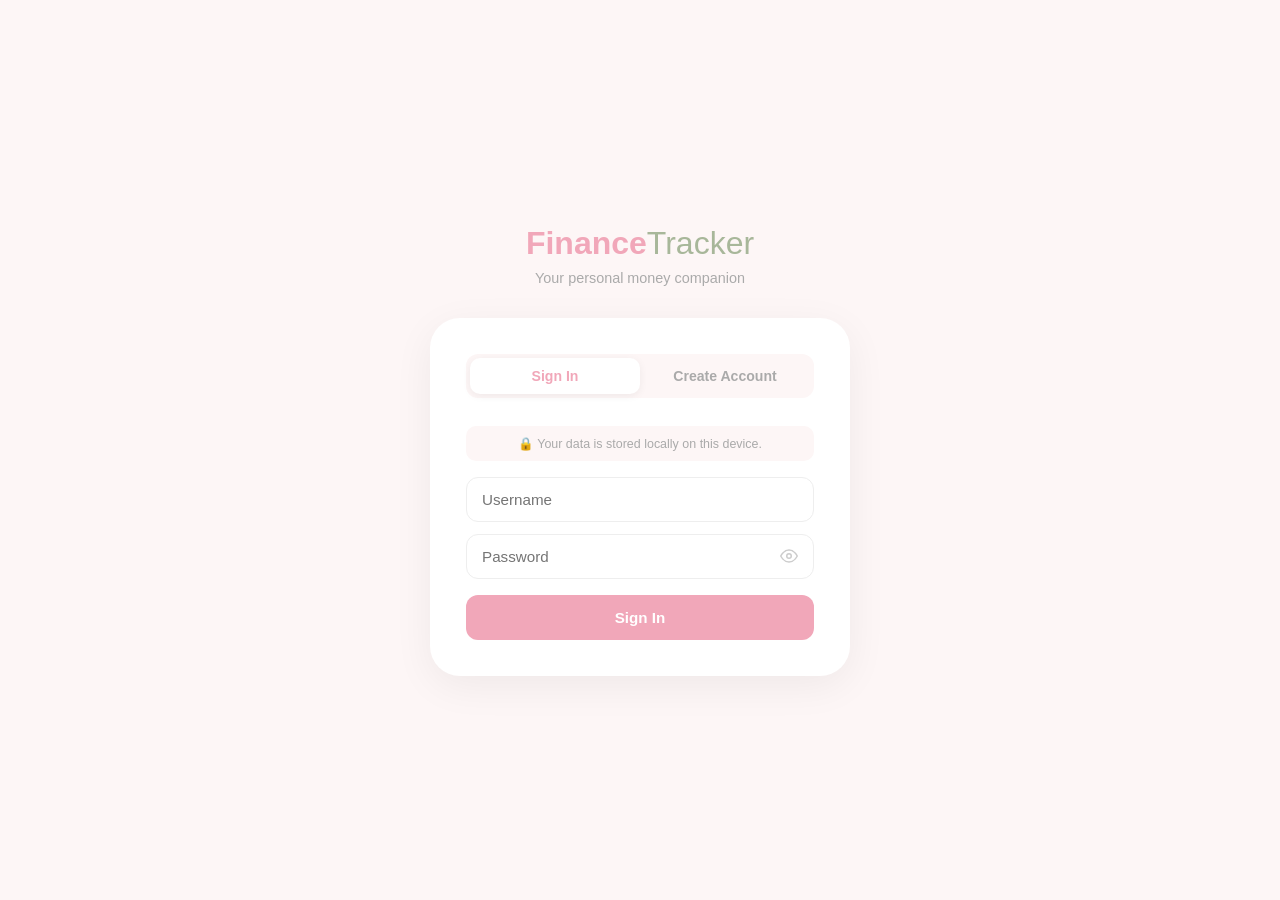
<file: auth.html>
<!DOCTYPE html>
<html lang="en">
<head>
    <meta charset="UTF-8">
    <meta name="viewport" content="width=device-width, initial-scale=1.0">
    <title>Finance Tracker - Sign In</title>
    <link rel="stylesheet" href="style.css">
    <style>
        body { display: flex; justify-content: center; align-items: center; min-height: 100vh; background: #fdf6f6; margin: 0; }
        .auth-wrapper { width: 100%; max-width: 420px; padding: 20px; }
        .auth-logo { text-align: center; margin-bottom: 32px; }
        .auth-logo h1 { font-size: 2rem; color: #f1a7b9; margin: 0; }
        .auth-logo h1 span { color: #a8b79a; font-weight: 300; }
        .auth-logo p { color: #aaa; margin: 8px 0 0; font-size: 0.9rem; }
        .auth-card { background: white; border-radius: 30px; padding: 36px; box-shadow: 0 10px 40px rgba(0,0,0,0.06); }
        .auth-card h2 { margin: 0 0 8px; color: #333; font-size: 1.4rem; }
        .auth-card .subtitle { color: #aaa; font-size: 0.88rem; margin-bottom: 28px; }
        .auth-card input { border-radius: 12px; border: 1.5px solid #eee; padding: 13px 15px; width: 100%; box-sizing: border-box; margin-bottom: 12px; font-size: 0.95rem; font-family: inherit; transition: border-color 0.2s; outline: none; }
        .auth-card input:focus { border-color: #f1a7b9; }
        .auth-card .btn-primary { background: #f1a7b9; color: white; border: none; border-radius: 12px; padding: 14px; width: 100%; font-size: 0.95rem; font-weight: bold; cursor: pointer; margin-top: 4px; transition: background 0.2s; }
        .auth-card .btn-primary:hover { background: #e891a8; }
        .auth-card .btn-primary:disabled { background: #ecc9d3; cursor: not-allowed; }
        .auth-switch { text-align: center; margin-top: 20px; font-size: 0.88rem; color: #aaa; }
        .auth-switch a { color: #f1a7b9; text-decoration: none; font-weight: bold; cursor: pointer; }
        .error-msg { background: #fff0f3; color: #c0394e; border-radius: 10px; padding: 11px 14px; font-size: 0.85rem; margin-bottom: 14px; display: none; }
        .success-msg { background: #f0f7ee; color: #5a8a48; border-radius: 10px; padding: 11px 14px; font-size: 0.85rem; margin-bottom: 14px; display: none; }
        .step { display: none; }
        .step.active { display: block; }
        .password-hint { font-size: 0.78rem; color: #bbb; margin-top: -6px; margin-bottom: 12px; }
        .mode-tabs { display: flex; gap: 0; margin-bottom: 28px; background: #fdf6f6; border-radius: 12px; padding: 4px; }
        .mode-tab { flex: 1; padding: 10px; text-align: center; border-radius: 10px; font-weight: bold; font-size: 0.88rem; cursor: pointer; color: #aaa; transition: all 0.2s; user-select: none; }
        .mode-tab.active { background: white; color: #f1a7b9; box-shadow: 0 2px 8px rgba(0,0,0,0.06); }
        .password-wrapper { position: relative; margin-bottom: 12px; display: block; }
        .password-wrapper input { margin-bottom: 0 !important; padding-right: 46px !important; }
        .password-toggle { position: absolute; right: 12px; top: 50%; transform: translateY(-50%); background: none; border: none; padding: 4px; width: auto; cursor: pointer; color: #ccc; line-height: 0; transition: color 0.2s; display: flex; align-items: center; justify-content: center; }
        .password-toggle:hover { color: #f1a7b9; }
        .password-toggle svg { width: 18px; height: 18px; stroke: currentColor; fill: none; stroke-width: 2; stroke-linecap: round; stroke-linejoin: round; }
        .local-notice { background: #fdf6f6; border-radius: 10px; padding: 10px 14px; font-size: 0.78rem; color: #aaa; margin-bottom: 16px; text-align: center; }
    </style>
</head>
<body>
    <div class="auth-wrapper">
        <div class="auth-logo">
            <h1>Finance<span>Tracker</span></h1>
            <p>Your personal money companion</p>
        </div>

        <div class="auth-card">
            <div class="mode-tabs" id="mode-tabs">
                <div class="mode-tab active" onclick="switchMode('login')">Sign In</div>
                <div class="mode-tab" onclick="switchMode('register')">Create Account</div>
            </div>

            <div id="error-msg" class="error-msg"></div>
            <div id="success-msg" class="success-msg"></div>

            <!-- LOGIN -->
            <div id="login-flow">
                <div class="step active" id="login-step">
                    <div class="local-notice">🔒 Your data is stored locally on this device.</div>
                    <input type="text" id="login-username" placeholder="Username" autocomplete="username">
                    <div class="password-wrapper">
                        <input type="password" id="login-password" placeholder="Password" autocomplete="current-password">
                        <button type="button" class="password-toggle" onclick="togglePassword('login-password', this)"><svg viewBox="0 0 24 24"><path d="M1 12s4-8 11-8 11 8 11 8-4 8-11 8-11-8-11-8z"/><circle cx="12" cy="12" r="3"/></svg></button>
                    </div>
                    <button class="btn-primary" onclick="doLogin()">Sign In</button>
                </div>
            </div>

            <!-- REGISTER -->
            <div id="register-flow" style="display:none;">
                <div class="step active" id="reg-step">
                    <h2>Create your account</h2>
                    <p class="subtitle">All data is saved locally on this device.</p>
                    <input type="text" id="reg-username" placeholder="Username (e.g. Sarah)" autocomplete="username">
                    <div class="password-wrapper">
                        <input type="password" id="reg-password" placeholder="Password" autocomplete="new-password">
                        <button type="button" class="password-toggle" onclick="togglePassword('reg-password', this)"><svg viewBox="0 0 24 24"><path d="M1 12s4-8 11-8 11 8 11 8-4 8-11 8-11-8-11-8z"/><circle cx="12" cy="12" r="3"/></svg></button>
                    </div>
                    <div class="password-wrapper">
                        <input type="password" id="reg-password2" placeholder="Confirm password" autocomplete="new-password">
                        <button type="button" class="password-toggle" onclick="togglePassword('reg-password2', this)"><svg viewBox="0 0 24 24"><path d="M1 12s4-8 11-8 11 8 11 8-4 8-11 8-11-8-11-8z"/><circle cx="12" cy="12" r="3"/></svg></button>
                    </div>
                    <p class="password-hint">At least 6 characters</p>
                    <button class="btn-primary" onclick="doRegister()">Create Account</button>
                </div>
            </div>
        </div>
    </div>

    <script>
        // ── Helpers ───────────────────────────────────────────────────────────
        function showError(msg) {
            const el = document.getElementById("error-msg");
            el.textContent = msg; el.style.display = "block";
            document.getElementById("success-msg").style.display = "none";
        }
        function showSuccess(msg) {
            const el = document.getElementById("success-msg");
            el.textContent = msg; el.style.display = "block";
            document.getElementById("error-msg").style.display = "none";
        }
        function clearMessages() {
            document.getElementById("error-msg").style.display = "none";
            document.getElementById("success-msg").style.display = "none";
        }

        function switchMode(mode) {
            clearMessages();
            document.getElementById("login-flow").style.display = mode === "login" ? "block" : "none";
            document.getElementById("register-flow").style.display = mode === "register" ? "block" : "none";
            document.querySelectorAll(".mode-tab").forEach((t, i) => {
                t.classList.toggle("active", (i === 0 && mode === "login") || (i === 1 && mode === "register"));
            });
        }

        const EYE_OPEN = `<svg viewBox="0 0 24 24"><path d="M1 12s4-8 11-8 11 8 11 8-4 8-11 8-11-8-11-8z"/><circle cx="12" cy="12" r="3"/></svg>`;
        const EYE_SHUT = `<svg viewBox="0 0 24 24"><path d="M17.94 17.94A10.07 10.07 0 0 1 12 20c-7 0-11-8-11-8a18.45 18.45 0 0 1 5.06-5.94M9.9 4.24A9.12 9.12 0 0 1 12 4c7 0 11 8 11 8a18.5 18.5 0 0 1-2.16 3.19m-6.72-1.07a3 3 0 1 1-4.24-4.24"/><line x1="1" y1="1" x2="23" y2="23"/></svg>`;
        function togglePassword(inputId, btn) {
            const input = document.getElementById(inputId);
            const isHidden = input.type === "password";
            input.type = isHidden ? "text" : "password";
            btn.innerHTML = isHidden ? EYE_SHUT : EYE_OPEN;
            btn.style.color = isHidden ? "#f1a7b9" : "#ccc";
        }

        // ── Simple hash (not cryptographic, just basic obfuscation) ──────────
        function simpleHash(str) {
            let hash = 0;
            for (let i = 0; i < str.length; i++) {
                const char = str.charCodeAt(i);
                hash = ((hash << 5) - hash) + char;
                hash = hash & hash;
            }
            return hash.toString(36);
        }

        // ── Auth storage helpers ──────────────────────────────────────────────
        function getAccounts() {
            return JSON.parse(localStorage.getItem("ft_accounts") || "{}");
        }
        function saveAccounts(accounts) {
            localStorage.setItem("ft_accounts", JSON.stringify(accounts));
        }

        // ── Login ─────────────────────────────────────────────────────────────
        function doLogin() {
            clearMessages();
            const username = document.getElementById("login-username").value.trim();
            const password = document.getElementById("login-password").value;
            if (!username || !password) { showError("Please fill in all fields."); return; }

            const accounts = getAccounts();
            const account = accounts[username.toLowerCase()];
            if (!account || account.passwordHash !== simpleHash(password)) {
                showError("Invalid username or password."); return;
            }

            localStorage.setItem("ft_current_user", username.toLowerCase());
            localStorage.setItem("ft_username", account.displayName);
            window.location.href = "index.html";
        }

        // ── Register ──────────────────────────────────────────────────────────
        function doRegister() {
            clearMessages();
            const username = document.getElementById("reg-username").value.trim();
            const password = document.getElementById("reg-password").value;
            const password2 = document.getElementById("reg-password2").value;

            if (!username) { showError("Please enter a username."); return; }
            if (password.length < 6) { showError("Password must be at least 6 characters."); return; }
            if (password !== password2) { showError("Passwords do not match."); return; }

            const accounts = getAccounts();
            if (accounts[username.toLowerCase()]) {
                showError("That username is already taken."); return;
            }

            accounts[username.toLowerCase()] = {
                displayName: username,
                passwordHash: simpleHash(password),
                createdAt: new Date().toISOString()
            };
            saveAccounts(accounts);

            // Initialise empty finance data for this user
            const dataKey = `ft_data_${username.toLowerCase()}`;
            if (!localStorage.getItem(dataKey)) {
                localStorage.setItem(dataKey, JSON.stringify({
                    balance: 0, savings: 0, categories: [], transactions: [],
                    incomeHistory: [], savingsGoals: [], recurringTransactions: []
                }));
            }

            localStorage.setItem("ft_current_user", username.toLowerCase());
            localStorage.setItem("ft_username", username);
            localStorage.removeItem("ft_onboarding_done");
            window.location.href = "index.html";
        }

        // ── Redirect if already logged in ─────────────────────────────────────
        if (localStorage.getItem("ft_current_user")) {
            window.location.href = "index.html";
        }

        document.addEventListener("keydown", (e) => {
            if (e.key === "Enter") {
                const loginVisible = document.getElementById("login-flow").style.display !== "none";
                if (loginVisible) doLogin();
                else doRegister();
            }
        });
    </script>
</body>
</html>
</file>
<file: style.css>
body { 
    margin: 0; 
    font-family: 'Segoe UI', sans-serif; 
    background: #fdf6f6; 
    display: flex; }

.sidebar {
    width: 260px;
    height: 100vh;  
    background: white;
    padding: 30px;
    position: fixed;
    box-shadow: 10px 0 30px rgba(0,0,0,0.02);
    display: flex;
    flex-direction: column;
    box-sizing: border-box; 
}

.sidebar ul { 
    list-style: none; 
    padding: 0; 
    margin-bottom: 20px; 
}

.master-reset-btn { 
    background: transparent; 
    color: #b04759; 
    border: 1px solid #ffeaee; 
    padding: 10px; 
    border-radius: 12px; 
    cursor: pointer; 
    font-weight: bold; 
    font-size: 0.75rem; 
    letter-spacing: 0.5px;
    margin-top: 10px; 
    width: 100%;
    transition: all 0.3s ease;
}

.master-reset-btn:hover {
    background: #b04759; 
    color: white;
}

.sidebar-user {
    margin-top: auto;
    padding-top: 16px;
    border-top: 1px solid #f5f5f5;
}

.logout-btn {
    background: transparent;
    color: #aaa;
    border: 1px solid #eee;
    padding: 9px;
    border-radius: 12px;
    cursor: pointer;
    font-weight: bold;
    font-size: 0.75rem;
    width: 100%;
    margin-top: 8px;
    transition: all 0.3s ease;
}

.logout-btn:hover {
    background: #f5f5f5;
    color: #888;
}

.sidebar h1 { 
    color: #f1a7b9; 
    margin-bottom: 40px; 
}

.sidebar h1 span { 
    color: #a8b79a; 
    font-weight: 300; 
}

.sidebar li a {
    display: block;
    padding: 15px 20px;
    text-decoration: none;
    color: #888;
    font-weight: bold;
    border-radius: 12px;
    margin-bottom: 10px;
}

.sidebar li a.active, .sidebar li a:hover { 
    background: #f1a7b9; 
    color: white; 
}

.content { 
    margin-left: 320px; 
    padding: 40px; 
    flex-grow: 1; 
    max-width: 1200px; 
}

.horizontal-grid { 
    display: flex; 
    gap: 30px; 
    align-items: flex-start; 
}

.col-main { 
    flex: 1.5; 
}

.col-side { 
    flex: 1; 
}

.card { 
    background: white; 
    padding: 25px; border-radius: 30px; 
    box-shadow: 0 10px 25px rgba(0,0,0,0.03); 
    margin-bottom: 25px; 
    box-sizing: border-box; 
}

.amount-text-green { 
    color: #a8b79a; 
    font-weight: bold; 
    font-size: 1.4rem; 
}

.amount-text-blue { 
    color: #8fa6cb; 
    font-weight: bold; 
    font-size: 1.4rem; 
}

.chart-box { 
    position: relative; 
    height: 350px; 
    display: flex; 
    justify-content: center; 
}

.chart-overlay { 
    position: absolute; 
    top: 50%;
    transform: translateY(-40%); 
    text-align: center; 
}

.balance-row { 
    display: flex; 
    gap: 20px; 
}

.balance-card { 
    flex: 1; 
    text-align: center; 
}

.button-grid { 
    display: grid; 
    grid-template-columns: 1fr 1fr; 
    gap: 10px; 
    margin-top: 15px; 
}

.button-group-side { 
    display: flex; 
    gap: 10px; 
}

button { 
    border-radius: 12px; 
    border: none; 
    padding: 12px; 
    width: 100%; 
    cursor: pointer; 
    font-weight: bold; 
    font-size: 0.9rem; 
}

.btn-sage { 
    background: #a8b79a; 
    color: white; 
}

.btn-pink { 
    background: #f1a7b9; 
    color: white; 
}

.btn-blue { 
    background: #8fa6cb; 
    color: white; 
}

.btn-lavender { 
    background: #b8afc2; 
    color: white; 
}

.category-block { 
    background: white; 
    padding: 25px; 
    border-radius: 25px; 
    margin-bottom: 20px; 
    box-shadow: 0 5px 20px rgba(0,0,0,0.02);
}

table { 
    width: 100%; 
    border-collapse: collapse; 
}

td, th { 
    padding: 15px; 
    text-align: left; 
    border-bottom: 1px solid #f9f9f9; 
}

.total-row { 
    display: flex; 
    justify-content: space-between; 
    font-weight: bold; 
    padding: 15px; 
    background: #fafafa; 
    border-radius: 12px; 
    margin-top: 10px; 
}

.filter-bar { 
    display: flex; 
    gap: 15px; 
    align-items: center; 
}

.total-badge { 
    margin-left: auto; 
    background: #f1a7b9; 
    color: white; 
    padding: 12px 25px; 
    border-radius: 15px; 
    font-weight: bold; 
    white-space: nowrap; 
}

input, select { 
    border-radius: 12px; 
    border: 1px solid #eee; 
    padding: 12px; 
    width: 100%; 
    box-sizing: border-box; 
    margin-bottom: 10px; 
}

.hidden { 
    display: none; 
}

.del-btn { 
    color: #f1a7b9; 
    cursor: pointer; 
    font-weight: bold; 
    padding: 0 10px; 
}

.btn-lavender:hover {
    background-color: #a399ad; 
    transition: background 0.3s ease; 
    cursor: pointer;
}

.category-block td span:hover {
    font-weight: bold;
    cursor: pointer;
    transition: color 0.2s ease;
}

.inline-edit-input {
    border: 1px solid #d1cbd6;
    border-radius: 4px;
    padding: 2px 5px;
    font-family: inherit;
    font-size: inherit;
    outline: none;
    background: white;
}

td[onclick] {
    min-width: 50px;
    transition: background 0.2s;
}

/* ── Password toggle ──────────────────────────────────────────────────────── */
.password-wrapper {
    position: relative;
    margin-bottom: 12px;
    display: block;
}

.password-wrapper input {
    margin-bottom: 0 !important;
    padding-right: 46px !important;
}

.password-toggle {
    position: absolute;
    right: 12px;
    top: 50%;
    transform: translateY(-50%);
    background: none;
    border: none;
    padding: 4px;
    width: auto;
    cursor: pointer;
    color: #ccc;
    line-height: 0;
    transition: color 0.2s;
    display: flex;
    align-items: center;
    justify-content: center;
}

.password-toggle:hover {
    color: #f1a7b9;
}

.password-toggle svg {
    width: 18px;
    height: 18px;
    stroke: currentColor;
    fill: none;
    stroke-width: 2;
    stroke-linecap: round;
    stroke-linejoin: round;
}

/* ── Toast notifications ──────────────────────────────────────────────────── */
#toast-container {
    position: fixed;
    bottom: 30px;
    right: 30px;
    z-index: 9999;
    display: flex;
    flex-direction: column;
    gap: 10px;
    pointer-events: none;
}

.toast {
    background: white;
    border-radius: 16px;
    padding: 14px 20px;
    box-shadow: 0 8px 30px rgba(0,0,0,0.12);
    font-size: 0.88rem;
    font-weight: 600;
    display: flex;
    align-items: center;
    gap: 10px;
    min-width: 220px;
    max-width: 320px;
    animation: toastIn 0.3s cubic-bezier(0.34, 1.56, 0.64, 1) forwards;
    pointer-events: all;
}

.toast.hiding {
    animation: toastOut 0.25s ease forwards;
}

.toast-icon {
    font-size: 1.1rem;
    flex-shrink: 0;
}

.toast.success { border-left: 4px solid #a8b79a; color: #4a6b3a; }
.toast.error   { border-left: 4px solid #f1a7b9; color: #b04759; }
.toast.info    { border-left: 4px solid #8fa6cb; color: #3a5a8a; }
.toast.warning { border-left: 4px solid #e8c97a; color: #8a6a1a; }

@keyframes toastIn {
    from { opacity: 0; transform: translateX(40px) scale(0.95); }
    to   { opacity: 1; transform: translateX(0) scale(1); }
}

@keyframes toastOut {
    from { opacity: 1; transform: translateX(0) scale(1); }
    to   { opacity: 0; transform: translateX(40px) scale(0.9); }
}

/* ── Savings goal page ────────────────────────────────────────────────────── */
.goals-grid {
    display: grid;
    grid-template-columns: repeat(auto-fill, minmax(300px, 1fr));
    gap: 24px;
    margin-top: 10px;
}

.goal-card {
    background: white;
    border-radius: 24px;
    padding: 24px;
    box-shadow: 0 8px 24px rgba(0,0,0,0.04);
    position: relative;
    overflow: hidden;
}

.goal-card-header {
    display: flex;
    justify-content: space-between;
    align-items: flex-start;
    margin-bottom: 16px;
}

.goal-name {
    font-size: 1rem;
    font-weight: 700;
    color: #333;
    margin: 0;
}

.goal-del {
    color: #f1a7b9;
    cursor: pointer;
    font-weight: bold;
    font-size: 1rem;
    line-height: 1;
    background: none;
    border: none;
    padding: 0;
    width: auto;
}

.goal-amounts {
    display: flex;
    justify-content: space-between;
    align-items: baseline;
    margin-bottom: 12px;
}

.goal-saved {
    font-size: 1.5rem;
    font-weight: 800;
    color: #a8b79a;
}

.goal-target {
    font-size: 0.85rem;
    color: #aaa;
}

.goal-progress-track {
    background: #f5f5f5;
    border-radius: 99px;
    height: 10px;
    overflow: hidden;
    margin-bottom: 10px;
}

.goal-progress-fill {
    height: 100%;
    border-radius: 99px;
    background: linear-gradient(90deg, #a8b79a, #c5d4b8);
    transition: width 0.6s cubic-bezier(0.34, 1.56, 0.64, 1);
}

.goal-progress-fill.complete {
    background: linear-gradient(90deg, #f1a7b9, #f7c5d0);
}

.goal-pct {
    font-size: 0.8rem;
    color: #aaa;
    font-weight: 600;
}

.goal-pct.complete {
    color: #f1a7b9;
}

.goal-contribute-row {
    display: flex;
    gap: 8px;
    margin-top: 14px;
}

.goal-contribute-row input {
    flex: 1;
    margin-bottom: 0;
    padding: 10px 12px;
    font-size: 0.85rem;
}

.goal-contribute-row button {
    width: auto;
    padding: 10px 16px;
    font-size: 0.82rem;
    white-space: nowrap;
}

.add-goal-card {
    background: #fdf6f6;
    border: 2px dashed #f1a7b9;
    border-radius: 24px;
    padding: 24px;
    display: flex;
    flex-direction: column;
    gap: 10px;
}

.add-goal-card h3 {
    margin: 0 0 4px;
    color: #333;
    font-size: 0.95rem;
}

.add-goal-card input {
    margin-bottom: 0;
}

/* ── PDF export button ────────────────────────────────────────────────────── */
.export-btn {
    background: white;
    color: #b8afc2;
    border: 1.5px solid #e8e4ee;
    border-radius: 15px;
    padding: 12px 20px;
    font-weight: bold;
    font-size: 0.85rem;
    cursor: pointer;
    display: flex;
    align-items: center;
    gap: 8px;
    transition: all 0.2s;
    white-space: nowrap;
    width: auto;
}

.export-btn:hover {
    background: #b8afc2;
    color: white;
    border-color: #b8afc2;
}

/* ── Onboarding Slideshow ─────────────────────────────────────────────────── */
.onboarding-overlay {
    position: fixed;
    inset: 0;
    background: rgba(253, 246, 246, 0.85);
    backdrop-filter: blur(8px);
    -webkit-backdrop-filter: blur(8px);
    z-index: 10000;
    display: flex;
    align-items: center;
    justify-content: center;
    animation: overlayIn 0.4s ease forwards;
}

.onboarding-overlay.hiding {
    animation: overlayOut 0.3s ease forwards;
}

@keyframes overlayIn {
    from { opacity: 0; }
    to   { opacity: 1; }
}

@keyframes overlayOut {
    from { opacity: 1; }
    to   { opacity: 0; }
}

.onboarding-modal {
    background: white;
    border-radius: 32px;
    width: 520px;
    max-width: calc(100vw - 40px);
    box-shadow: 0 32px 80px rgba(0,0,0,0.12);
    overflow: hidden;
    position: relative;
    animation: modalIn 0.4s cubic-bezier(0.34, 1.56, 0.64, 1) forwards;
}

@keyframes modalIn {
    from { opacity: 0; transform: scale(0.9) translateY(20px); }
    to   { opacity: 1; transform: scale(1) translateY(0); }
}

.onboarding-progress {
    display: flex;
    gap: 6px;
    padding: 24px 28px 0;
}

.onboarding-pip {
    flex: 1;
    height: 4px;
    border-radius: 99px;
    background: #f0f0f0;
    transition: background 0.4s ease;
}

.onboarding-pip.active {
    background: #f1a7b9;
}

.onboarding-pip.done {
    background: #a8b79a;
}

.onboarding-slide {
    padding: 32px 36px 36px;
    display: none;
    animation: slideIn 0.35s cubic-bezier(0.34, 1.2, 0.64, 1) forwards;
}

.onboarding-slide.active {
    display: block;
}

@keyframes slideIn {
    from { opacity: 0; transform: translateX(30px); }
    to   { opacity: 1; transform: translateX(0); }
}

@keyframes slideInBack {
    from { opacity: 0; transform: translateX(-30px); }
    to   { opacity: 1; transform: translateX(0); }
}

.onboarding-slide.going-back {
    animation: slideInBack 0.35s cubic-bezier(0.34, 1.2, 0.64, 1) forwards;
}

.onboarding-icon {
    width: 64px;
    height: 64px;
    border-radius: 20px;
    display: flex;
    align-items: center;
    justify-content: center;
    font-size: 2rem;
    margin-bottom: 20px;
}

.onboarding-icon.pink   { background: #fff0f4; }
.onboarding-icon.green  { background: #f0f7ee; }
.onboarding-icon.blue   { background: #eef3fa; }
.onboarding-icon.purple { background: #f3f0f8; }

.onboarding-slide h2 {
    font-size: 1.4rem;
    color: #222;
    margin: 0 0 10px;
    font-weight: 800;
}

.onboarding-slide p {
    color: #777;
    font-size: 0.92rem;
    line-height: 1.65;
    margin: 0 0 20px;
}

.onboarding-tips {
    background: #fdf6f6;
    border-radius: 16px;
    padding: 16px 18px;
    display: flex;
    flex-direction: column;
    gap: 10px;
}

.onboarding-tip {
    display: flex;
    align-items: flex-start;
    gap: 10px;
    font-size: 0.87rem;
    color: #555;
    line-height: 1.5;
}

.onboarding-tip-dot {
    width: 8px;
    height: 8px;
    border-radius: 50%;
    margin-top: 5px;
    flex-shrink: 0;
}

.dot-pink   { background: #f1a7b9; }
.dot-green  { background: #a8b79a; }
.dot-blue   { background: #8fa6cb; }
.dot-purple { background: #b8afc2; }

.onboarding-footer {
    display: flex;
    align-items: center;
    justify-content: space-between;
    padding: 0 36px 28px;
}

.onboarding-step-count {
    font-size: 0.8rem;
    color: #ccc;
    font-weight: 600;
}

.onboarding-nav {
    display: flex;
    gap: 10px;
    align-items: center;
}

.onboarding-btn-back {
    background: #f5f5f5;
    color: #888;
    border: none;
    border-radius: 12px;
    padding: 11px 20px;
    font-size: 0.88rem;
    font-weight: 700;
    cursor: pointer;
    width: auto;
    transition: background 0.2s;
}

.onboarding-btn-back:hover { background: #eeeeee; }

.onboarding-btn-next {
    background: #f1a7b9;
    color: white;
    border: none;
    border-radius: 12px;
    padding: 11px 24px;
    font-size: 0.88rem;
    font-weight: 700;
    cursor: pointer;
    width: auto;
    transition: background 0.2s;
}

.onboarding-btn-next:hover { background: #e891a8; }

.onboarding-skip {
    background: none;
    border: none;
    color: #ccc;
    font-size: 0.8rem;
    cursor: pointer;
    width: auto;
    padding: 4px 8px;
    transition: color 0.2s;
}

.onboarding-skip:hover { color: #aaa; }

/* ── Recurring Transactions ───────────────────────────────────────────────── */
.recurring-divider {
    display: flex;
    align-items: center;
    gap: 10px;
    margin: 12px 0;
    color: #ddd;
    font-size: 0.8rem;
}

.recurring-divider::before,
.recurring-divider::after {
    content: '';
    flex: 1;
    height: 1px;
    background: #f0f0f0;
}

.btn-recurring-toggle {
    background: white;
    color: #b8afc2;
    border: 1.5px dashed #d8d0e4;
    border-radius: 12px;
    padding: 11px;
    width: 100%;
    font-size: 0.88rem;
    font-weight: 600;
    cursor: pointer;
    transition: all 0.2s;
    margin-bottom: 0;
}

.btn-recurring-toggle:hover {
    background: #f3f0f8;
    border-color: #b8afc2;
    color: #9a8fb0;
}

.btn-recurring-toggle.active {
    background: #f3f0f8;
    border-color: #b8afc2;
    color: #9a8fb0;
    border-style: solid;
}

.recurring-fields-box {
    background: #faf8fc;
    border: 1.5px solid #e8e4ee;
    border-radius: 16px;
    padding: 16px;
    margin-top: 10px;
}

.recurring-fields-hint {
    font-size: 0.82rem;
    color: #aaa;
    margin: 0 0 10px;
    text-align: center;
}

.recurring-fields-row {
    display: flex;
    gap: 8px;
    align-items: center;
}

.recurring-fields-row input {
    flex: 1;
    margin-bottom: 0;
    font-size: 0.88rem;
    padding: 10px 12px;
    border-color: #e8e4ee;
}

.recurring-fields-row button {
    white-space: nowrap;
    width: auto;
    padding: 10px 16px;
    font-size: 0.82rem;
    border-radius: 10px;
    flex-shrink: 0;
}

.recurring-item {
    display: flex;
    align-items: center;
    justify-content: space-between;
    padding: 12px 0;
    border-bottom: 1px solid #f9f9f9;
    gap: 12px;
}

.recurring-item:last-child { border-bottom: none; }

.recurring-info {
    display: flex;
    flex-direction: column;
    gap: 3px;
    flex: 1;
    min-width: 0;
}

.recurring-note {
    font-weight: 600;
    font-size: 0.9rem;
    color: #333;
    white-space: nowrap;
    overflow: hidden;
    text-overflow: ellipsis;
}

.recurring-meta { font-size: 0.78rem; color: #bbb; }

.recurring-right {
    display: flex;
    align-items: center;
    gap: 10px;
    flex-shrink: 0;
}

.recurring-amt {
    font-weight: 700;
    font-size: 0.9rem;
    color: #f1a7b9;
}

/* ── Goal Delete Popup ────────────────────────────────────────────────────── */
#goal-popup-overlay {
    position: fixed;
    inset: 0;
    background: rgba(253, 246, 246, 0.8);
    backdrop-filter: blur(6px);
    z-index: 9999;
    display: flex;
    align-items: center;
    justify-content: center;
    animation: overlayIn 0.2s ease forwards;
}

.goal-popup {
    background: white;
    border-radius: 28px;
    padding: 36px;
    width: 400px;
    max-width: calc(100vw - 40px);
    box-shadow: 0 24px 60px rgba(0,0,0,0.1);
    text-align: center;
    animation: modalIn 0.3s cubic-bezier(0.34, 1.56, 0.64, 1) forwards;
}

.goal-popup-icon {
    font-size: 2.4rem;
    margin-bottom: 14px;
}

.goal-popup h3 {
    font-size: 1.2rem;
    font-weight: 800;
    color: #222;
    margin: 0 0 10px;
}

.goal-popup p {
    font-size: 0.88rem;
    color: #888;
    line-height: 1.6;
    margin: 0 0 24px;
}

.goal-popup-actions {
    display: flex;
    gap: 12px;
    margin-bottom: 14px;
}

.goal-popup-btn {
    flex: 1;
    border: none;
    border-radius: 16px;
    padding: 16px 12px;
    cursor: pointer;
    display: flex;
    flex-direction: column;
    align-items: center;
    gap: 4px;
    transition: all 0.2s;
    width: auto;
}

.goal-popup-btn.cancel {
    background: #f0f7ee;
    color: #5a8a48;
}

.goal-popup-btn.cancel:hover {
    background: #e2f0de;
}

.goal-popup-btn.complete {
    background: #fff0f4;
    color: #c0394e;
}

.goal-popup-btn.complete:hover {
    background: #ffe4ea;
}

.goal-popup-btn-title {
    font-weight: 700;
    font-size: 0.88rem;
}

.goal-popup-btn-sub {
    font-size: 0.75rem;
    opacity: 0.7;
    font-weight: 400;
}

.goal-popup-dismiss {
    background: none;
    border: none;
    color: #ccc;
    font-size: 0.82rem;
    cursor: pointer;
    width: auto;
    padding: 6px 12px;
    transition: color 0.2s;
}

.goal-popup-dismiss:hover {
    color: #aaa;
}



/* ── Mobile Responsive ────────────────────────────────────────────────────── */
@media (max-width: 768px) {

    /* Layout */
    body, body.desktop-layout {
        flex-direction: column;
    }

    /* Sidebar → bottom nav bar */
    .sidebar {
        width: 100% !important;
        height: auto !important;
        position: fixed !important;
        bottom: 0 !important;
        top: auto !important;
        left: 0 !important;
        right: 0 !important;
        flex-direction: row !important;
        align-items: center !important;
        padding: 8px 12px 12px !important;
        box-shadow: 0 -2px 16px rgba(0,0,0,0.07) !important;
        z-index: 200 !important;
        gap: 0 !important;
        border-radius: 0 !important;
        box-sizing: border-box;
    }

    /* Hide logo, user section, reset button in bottom nav */
    .sidebar h1 { display: none !important; }
    .sidebar-user { display: none !important; }
    .master-reset-btn { display: none !important; }

    /* Nav links as icon tabs */
    .sidebar ul {
        display: flex !important;
        flex-direction: row !important;
        margin: 0 !important;
        padding: 0 !important;
        flex: 1;
        justify-content: space-around;
        margin-bottom: 0 !important;
    }

    .sidebar ul li { flex: 1; margin: 0; }

    .sidebar li a {
        padding: 6px 4px !important;
        font-size: 0.65rem !important;
        text-align: center;
        border-radius: 10px;
        margin-bottom: 0 !important;
        display: flex !important;
        flex-direction: column;
        align-items: center;
        gap: 3px;
        color: #bbb !important;
        background: none !important;
    }

    .sidebar li a.active,
    .sidebar li a:hover {
        background: #fff0f4 !important;
        color: #f1a7b9 !important;
    }

    .sidebar li a[href="index.html"]::before  { content: "🏠"; font-size: 1.2rem; display: block; }
    .sidebar li a[href="income.html"]::before { content: "💰"; font-size: 1.2rem; display: block; }
    .sidebar li a[href="report.html"]::before { content: "📊"; font-size: 1.2rem; display: block; }
    .sidebar li a[href="goals.html"]::before  { content: "🎯"; font-size: 1.2rem; display: block; }

    /* Main content — push above bottom nav */
    .content {
        margin-left: 0 !important;
        padding: 20px 16px 100px 16px !important;
        max-width: 100% !important;
        width: 100%;
        box-sizing: border-box;
    }

    /* Mobile sign-out button — top right corner */
    .mobile-signout {
        display: flex !important;
    }

    /* Header */
    header h1 { font-size: 1.3rem; }
    header p  { font-size: 0.85rem; }

    /* Dashboard grid */
    .horizontal-grid { flex-direction: column; gap: 0; }
    .col-main, .col-side { width: 100%; flex: unset; }

    /* Chart — fix overlap */
    .chart-box {
        height: 220px;
        align-items: center;
        justify-content: center;
    }
    .chart-box canvas {
        max-width: 220px !important;
        max-height: 220px !important;
    }
    .chart-overlay {
        transform: translateY(-50%);
        width: 100px;
    }
    .chart-overlay small {
        font-size: 0.65rem;
        color: #aaa;
        display: block;
    }
    .chart-overlay h2 {
        font-size: 0.9rem !important;
        margin: 2px 0 0;
        line-height: 1.2;
        word-break: break-all;
    }

    /* Balance row */
    .balance-row { flex-direction: row; gap: 12px; }

    /* Tables */
    table { font-size: 0.82rem; }
    th, td { padding: 8px 6px; }

    /* Report filter bar */
    .filter-bar { flex-wrap: wrap; gap: 8px; }
    .filter-bar select,
    .filter-bar input { flex: 1 1 calc(50% - 8px); min-width: 120px; width: auto !important; }

    /* Goals */
    .goals-grid { grid-template-columns: 1fr; }

    /* Toast above bottom nav */
    #toast-container { bottom: 90px; right: 12px; left: 12px; }
    .toast { min-width: unset; width: 100%; box-sizing: border-box; }

    /* Onboarding */
    #onboarding-overlay { padding: 16px; align-items: flex-end; padding-bottom: 90px; }
    .onboarding-card { width: 100%; max-width: 100%; padding: 28px 20px; border-radius: 24px; }

    /* Goal popup */
    .goal-popup { width: calc(100vw - 32px); padding: 28px 20px; margin-bottom: 80px; }
    .goal-popup-actions { flex-direction: column; }

    /* Recurring */
    .recurring-item { flex-direction: column; align-items: flex-start; gap: 4px; }
}

@media (max-width: 400px) {
    .sidebar li a { font-size: 0.6rem !important; }
    .content { padding: 16px 12px 95px 12px !important; }
    header h1 { font-size: 1.1rem; }
}

/* Mobile sign-out button — hidden on desktop, shown on mobile */
.mobile-signout {
    display: none;
    position: fixed;
    top: 16px;
    right: 16px;
    z-index: 300;
    background: white;
    border: 1.5px solid #eee;
    border-radius: 20px;
    padding: 8px 16px;
    font-size: 0.8rem;
    font-weight: bold;
    color: #aaa;
    cursor: pointer;
    box-shadow: 0 2px 12px rgba(0,0,0,0.06);
    transition: all 0.2s;
    width: auto !important;
    white-space: nowrap;
}

.mobile-signout:hover {
    background: #fff0f4;
    color: #f1a7b9;
    border-color: #f1a7b9;
}
</file>
